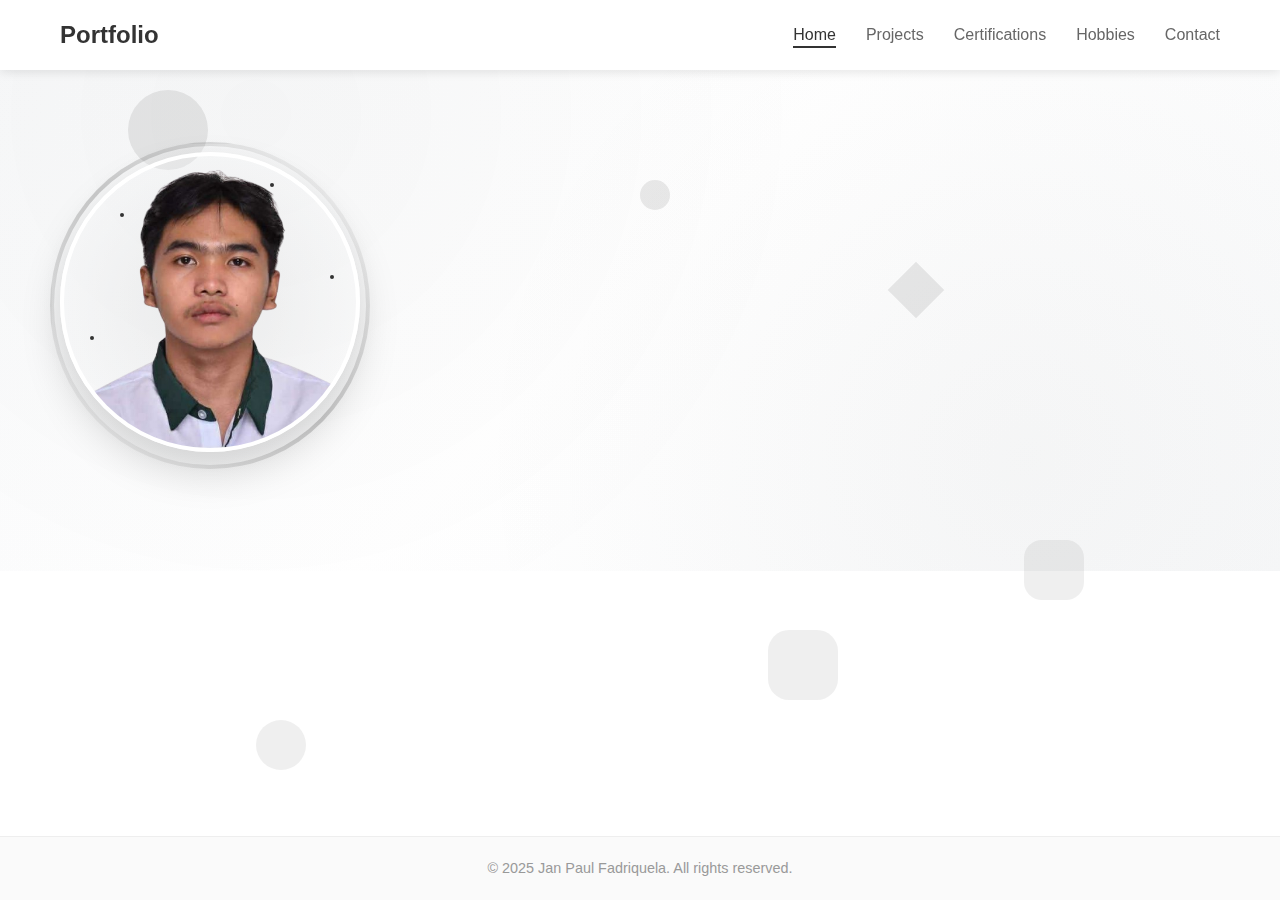
<file: index.html>
<!DOCTYPE html>
<html lang="en">
<head>
    <meta charset="UTF-8">
    <meta name="viewport" content="width=device-width, initial-scale=1.0">
    <title>Portfolio - Home</title>
    <link rel="stylesheet" href="assets/css/style.css">
</head>
<body>
    <header>
        <nav>
            <div class="nav-container">
                <div class="logo">
                    <a href="index.html">Portfolio</a>
                </div>
                <ul class="nav-menu">
                    <li><a href="./index.html" class="active">Home</a></li>
                    <li><a href="pages/page1/index.html">Projects</a></li>
                    <li><a href="pages/page2/index.html">Certifications</a></li>
                    <li><a href="pages/page3/index.html">Hobbies</a></li>
                    <li><a href="pages/page4/index.html">Contact</a></li>
                </ul>
            </div>
        </nav>
    </header>

    <main>
        <div class="bg-animation">
            <div class="floating-shapes">
                <div class="shape shape-1"></div>
                <div class="shape shape-2"></div>
                <div class="shape shape-3"></div>
                <div class="shape shape-4"></div>
                <div class="shape shape-5"></div>
                <div class="shape shape-6"></div>
            </div>
        </div>

        <section class="hero">
            <div class="hero-container">
                <div class="profile-section">
                    <div class="profile-image">
                        <div class="image-glow"></div>
                        <div class="rotating-border"></div>
                        <img src="assets/img/formal_picture.png" alt="Profile Picture" class="profile-img">
                        <div class="image-particles">
                            <div class="particle"></div>
                            <div class="particle"></div>
                            <div class="particle"></div>
                            <div class="particle"></div>
                            <div class="particle"></div>
                        </div>
                    </div>
                    <div class="profile-content">
                        <div class="name-wrapper">
                            <h1 class="fade-in glitch-text" data-text="Jan Paul Fadriquela">Jan Paul Fadriquela</h1>
                            <div class="name-underline"></div>
                        </div>
                        <h2 class="fade-in typewriter-title" style="animation-delay: 0.2s;">
                            <span class="highlight">BSITWMA</span> at FEU Institute of Technology
                        </h2>
                        <p class="bio fade-in" style="animation-delay: 0.4s;">
                            <span class="typed-text"></span>
                        </p>
                        <div class="skills-showcase fade-in" style="animation-delay: 0.5s;">
                            <div class="skill-tag">Full Stack</div>
                            <div class="skill-tag">Web Dev</div>
                            <div class="skill-tag">Mobile Dev</div>
                            <div class="skill-tag">Innovation</div>
                        </div>
                        <div class="cta-buttons fade-in" style="animation-delay: 0.6s;">
                            <a href="pages/page1/index.html" class="btn btn-primary">
                                <span class="btn-content">
                                    <span class="btn-text">View Projects</span>
                                    <span class="btn-icon">→</span>
                                </span>
                            </a>
                            <a href="pages/page4/index.html" class="btn btn-secondary">
                                <span class="btn-content">
                                    <span class="btn-text">Get In Touch</span>
                                    <span class="btn-icon">✉</span>
                                </span>
                            </a>
                            <a href="assets/files/WD_Resume.pdf" target="_blank" class="btn btn-cv">
                                <span class="btn-content">
                                    <span class="btn-text">Download CV</span>
                                    <span class="btn-icon">📄</span>
                                </span>
                            </a>
                        </div>
                    </div>
                </div>
            </div>
        </section>
    </main>

    <footer>
        <div class="footer-container">
            <p>&copy; 2025 Jan Paul Fadriquela. All rights reserved.</p>
        </div>
    </footer>

    <script src="assets/js/script.js"></script>
</body>
</html>
</file>
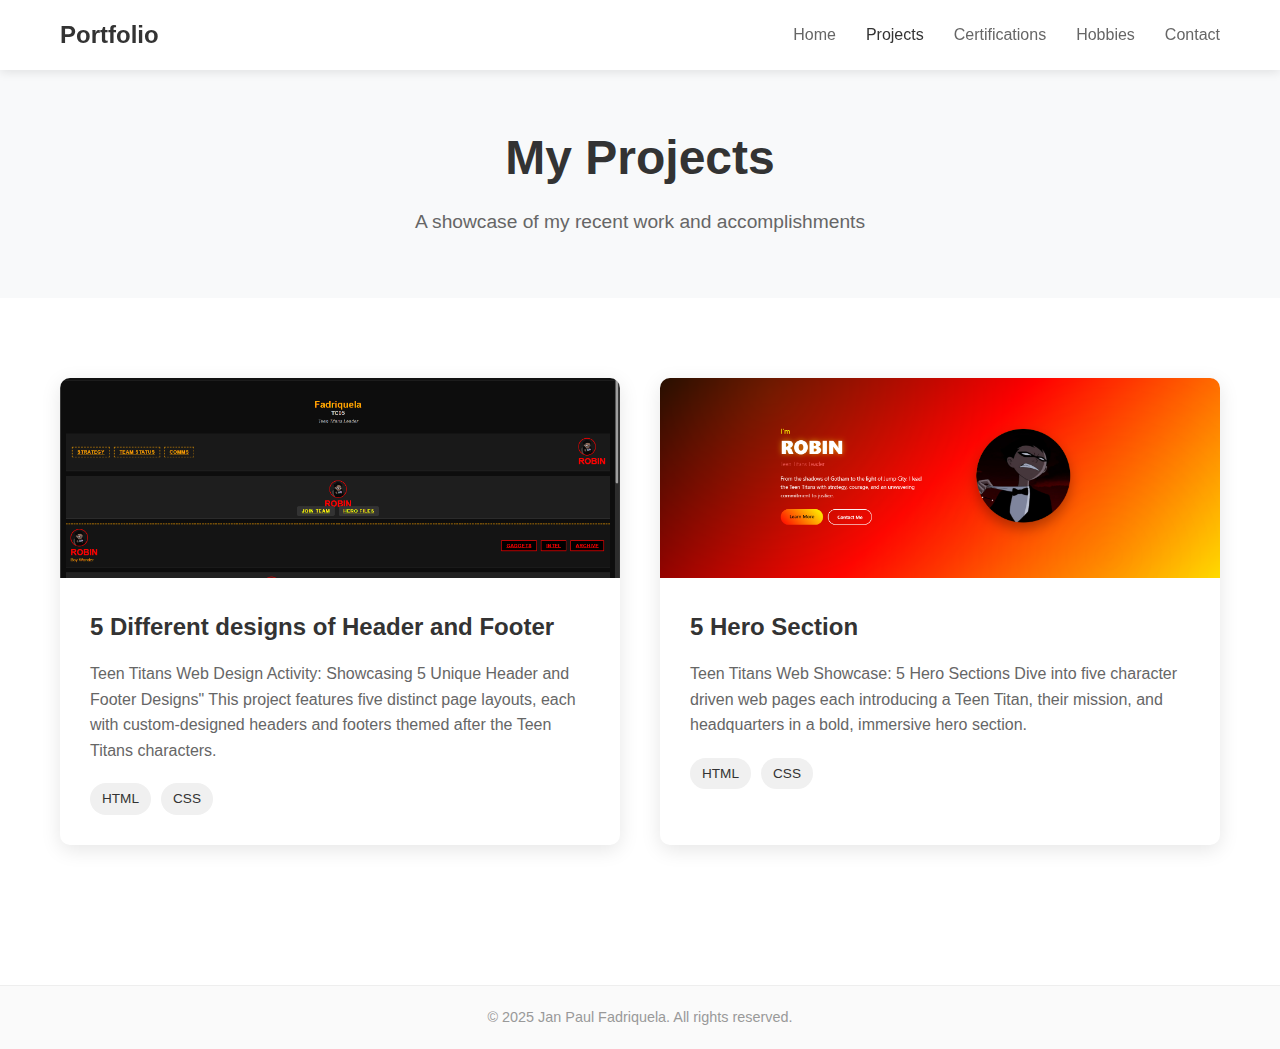
<file: pages/page1/index.html>
<!DOCTYPE html>
<html lang="en">
<head>
    <meta charset="UTF-8">
    <meta name="viewport" content="width=device-width, initial-scale=1.0">
    <title>Portfolio - Projects</title>
    <link rel="stylesheet" href="assets/css/style.css">
</head>
<body>
    <header>
        <nav>
            <div class="nav-container">
                <div class="logo">
                    <a href="index.html">Portfolio</a>
                </div>
                <ul class="nav-menu">
                    <li><a href="../../index.html">Home</a></li>
                    <li><a href="../page1/index.html" class="active">Projects</a></li>
                    <li><a href="../page2/index.html">Certifications</a></li>
                    <li><a href="../page3/index.html">Hobbies</a></li>
                    <li><a href="../page4/index.html">Contact</a></li>
                </ul>
            </div>
        </nav>
    </header>

    <main>
        <section class="projects-hero">
            <div class="container">
                <h1>My Projects</h1>
                <p>A showcase of my recent work and accomplishments</p>
            </div>
        </section>

        <section class="projects-grid">
            <div class="container">
                <div class="project-card">
                    <div class="project-image">
                        <a href="https://ghostdogxx.github.io/WD-Seatwork-1/" target="_blank">
                            <img src="img/SEATWORK1-SS.png" alt="Project 1">
                        </a>
                    </div>
                    <div class="project-content">
                        <h3>5 Different designs of Header and Footer</h3>
                        <p class="project-description">
                            Teen Titans Web Design Activity: Showcasing 5 Unique Header and Footer Designs"
                            This project features five distinct page layouts, each with custom-designed headers and footers themed after
                            the Teen Titans characters.
                        </p>
                        <div class="project-technologies">
                            <span class="tech-tag">HTML</span>
                            <span class="tech-tag">CSS</span>
                        </div>
                    </div>
                </div>

                <div class="project-card">
                    <div class="project-image">
                        <a href="https://ghostdogxx.github.io/WD-SEATWORK_2/" target="_blank">
                            <img src="img/SEATWORK2-SS.png" alt="Project 2">
                        </a>
                    </div>
                    <div class="project-content">
                        <h3>5 Hero Section</h3>
                        <p class="project-description">
                            Teen Titans Web Showcase: 5 Hero Sections 
                            Dive into five character driven web pages each introducing a Teen Titan, their mission, 
                            and headquarters in a bold, immersive hero section.
                        </p>
                        <div class="project-technologies">
                            <span class="tech-tag">HTML</span>
                            <span class="tech-tag">CSS</span>
                        </div>
                    </div>
                </div>
            </div>
        </section>
    </main>

    <footer>
        <div class="footer-container">
            <p>&copy; 2025 Jan Paul Fadriquela. All rights reserved.</p>
        </div>
    </footer>
</body>
</html>
</file>
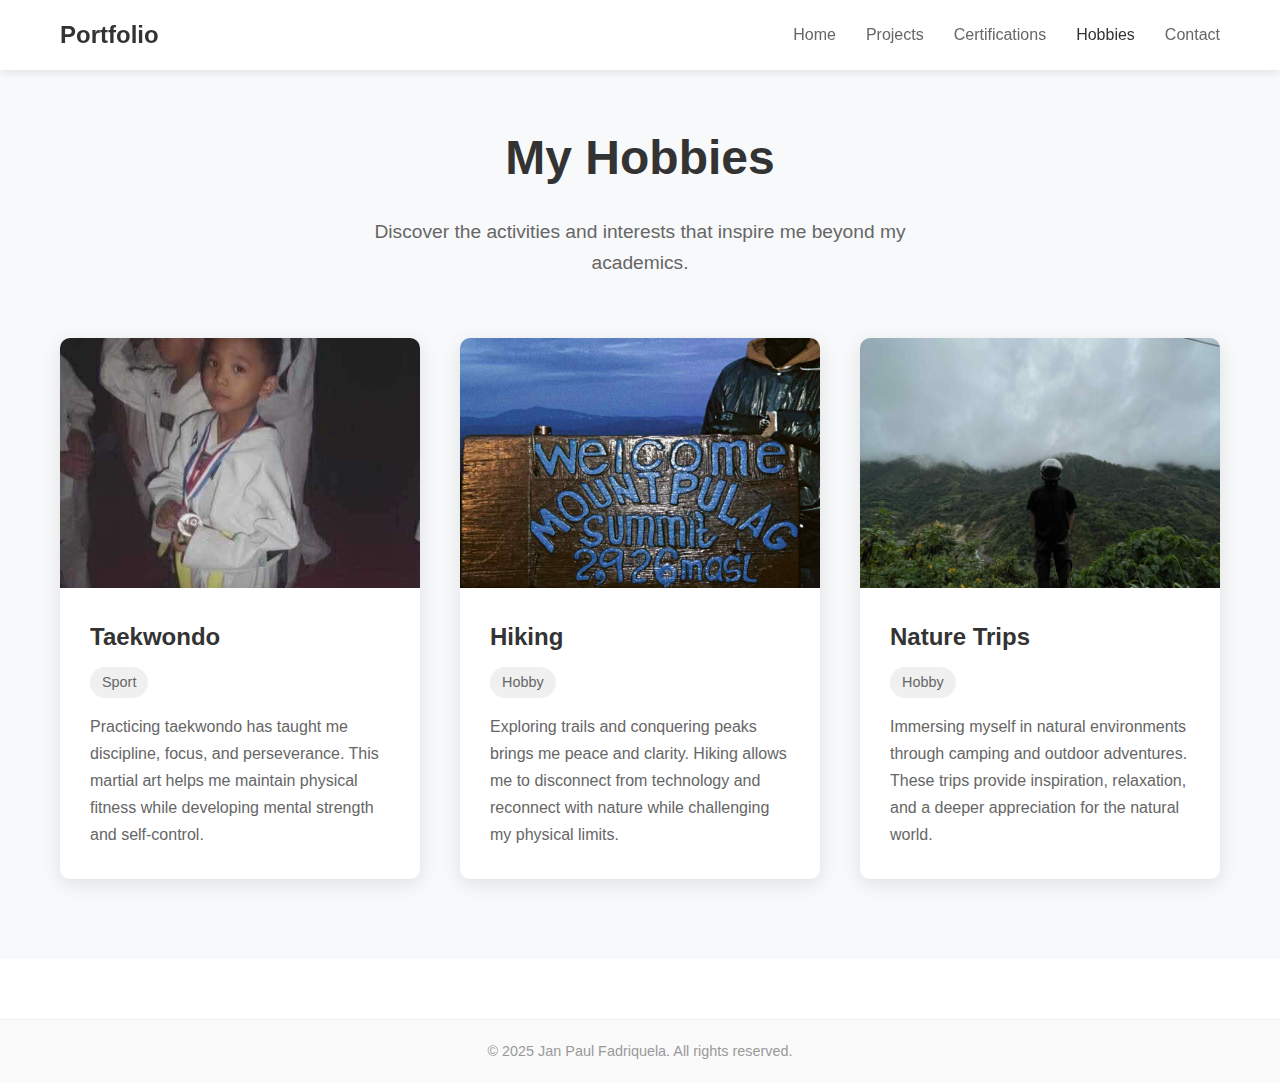
<file: pages/page3/index.html>
<!DOCTYPE html>
<html lang="en">
<head>
    <meta charset="UTF-8">
    <meta name="viewport" content="width=device-width, initial-scale=1.0">
    <title>Portfolio - Hobbies</title>
    <link rel="stylesheet" href="assets/css/style.css">
</head>
<body>
    <header>
        <nav>
            <div class="nav-container">
                <div class="logo">
                    <a href="index.html">Portfolio</a>
                </div>
                <ul class="nav-menu">
                    <li><a href="../../index.html">Home</a></li>
                    <li><a href="../page1/index.html">Projects</a></li>
                    <li><a href="../page2/index.html">Certifications</a></li>
                    <li><a href="../page3/index.html" class="active">Hobbies</a></li>
                    <li><a href="../page4/index.html">Contact</a></li>
                </ul>
            </div>
        </nav>
    </header>

    <main>
        <section class="hobbies-section">
            <div class="container">
                <h1>My Hobbies</h1>
                <p class="section-description">
                    Discover the activities and interests that inspire me beyond my academics.
                </p>

                <div class="hobbies-grid">
                    <div class="hobby-card">
                        <div class="hobby-image">
                            <img src="assets/img/sport_taekwondo.jpg" alt="Taekwondo Training">
                        </div>
                        <div class="hobby-content">
                            <h3>Taekwondo</h3>
                            <span class="hobby-category">Sport</span>
                            <p>
                                Practicing taekwondo has taught me discipline, focus, and perseverance. 
                                This martial art helps me maintain physical fitness while developing 
                                mental strength and self-control.
                            </p>
                        </div>
                    </div>

                    <div class="hobby-card">
                        <div class="hobby-image">
                            <img src="assets/img/hobby_hike.jpg" alt="Hiking Adventure">
                        </div>
                        <div class="hobby-content">
                            <h3>Hiking</h3>
                            <span class="hobby-category">Hobby</span>
                            <p>
                                Exploring trails and conquering peaks brings me peace and clarity. 
                                Hiking allows me to disconnect from technology and reconnect with 
                                nature while challenging my physical limits.
                            </p>
                        </div>
                    </div>

                    <div class="hobby-card">
                        <div class="hobby-image">
                            <img src="assets/img/hobby_nature_trip.jpg" alt="Nature Trip">
                        </div>
                        <div class="hobby-content">
                            <h3>Nature Trips</h3>
                            <span class="hobby-category">Hobby</span>
                            <p>
                                Immersing myself in natural environments through camping and outdoor 
                                adventures. These trips provide inspiration, relaxation, and a deeper 
                                appreciation for the natural world.
                            </p>
                        </div>
                    </div>
                </div>
            </div>
        </section>
    </main>

    <footer>
        <div class="footer-container">
            <p>&copy; 2025 Jan Paul Fadriquela. All rights reserved.</p>
        </div>
    </footer>
</body>
</html>
</file>
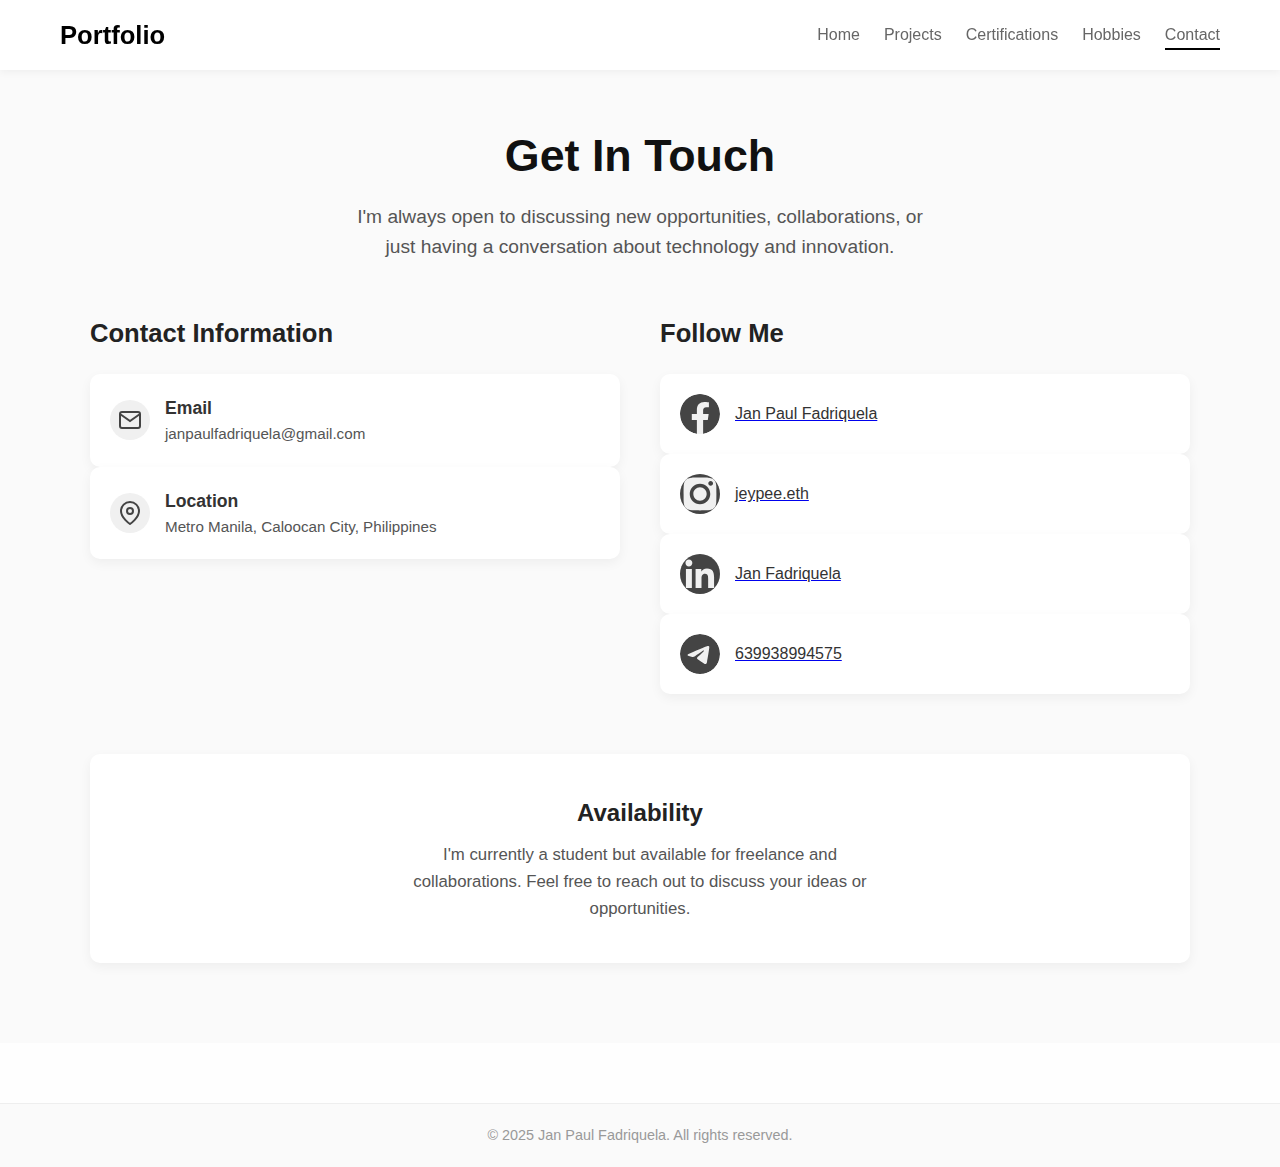
<file: pages/page4/index.html>
<!DOCTYPE html>
<html lang="en">
<head>
    <meta charset="UTF-8">
    <meta name="viewport" content="width=device-width, initial-scale=1.0">
    <title>Portfolio - Contact</title>
    <link rel="stylesheet" href="assets/css/style.css">
</head>
<body>
    <header>
        <nav>
            <div class="nav-container">
                <div class="logo">
                    <a href="index.html">Portfolio</a>
                </div>
                <ul class="nav-menu">
                    <li><a href="../../index.html">Home</a></li>
                    <li><a href="../page1/index.html">Projects</a></li>
                    <li><a href="../page2/index.html">Certifications</a></li>
                    <li><a href="../page3/index.html">Hobbies</a></li>
                    <li><a href="../page4/index.html" class="active">Contact</a></li>
                </ul>
            </div>
        </nav>
    </header>

    <main>
        <section class="contact-section">
            <div class="container">
                <h1>Get In Touch</h1>
                <p class="section-description">
                    I'm always open to discussing new opportunities, collaborations, or just having a conversation about technology and innovation.
                </p>

                <div class="contact-content">
                    <div class="contact-info">
                        <h2>Contact Information</h2>
                        
                        <div class="contact-item">
                            <div class="contact-icon">
                                <svg width="24" height="24" viewBox="0 0 24 24" fill="none" stroke="currentColor" stroke-width="2">
                                    <path d="M4 4h16c1.1 0 2 .9 2 2v12c0 1.1-.9 2-2 2H4c-1.1 0-2-.9-2-2V6c0-1.1.9-2 2-2z"/>
                                    <polyline points="22,6 12,13 2,6"/>
                                </svg>
                            </div>
                            <div class="contact-details">
                                <h3>Email</h3>
                                <p>janpaulfadriquela@gmail.com</p>
                            </div>
                        </div>

                        <div class="contact-item">
                            <div class="contact-icon">
                                <svg width="24" height="24" viewBox="0 0 24 24" fill="none" stroke="currentColor" stroke-width="2">
                                    <path d="M21 10c0 7-9 13-9 13s-9-6-9-13a9 9 0 0 1 18 0z"/>
                                    <circle cx="12" cy="10" r="3"/>
                                </svg>
                            </div>
                            <div class="contact-details">
                                <h3>Location</h3>
                                <p>Metro Manila, Caloocan City, Philippines</p>
                            </div>
                        </div>
                    </div>

                    <div class="social-media">
                        <h2>Follow Me</h2>
                        <div class="social-links">
                            <a href="https://www.facebook.com/janpaul.fadriquela" class="social-link facebook">
                                <svg width="24" height="24" viewBox="0 0 24 24" fill="currentColor">
                                    <path d="M24 12.073c0-6.627-5.373-12-12-12s-12 5.373-12 12c0 5.99 4.388 10.954 10.125 11.854v-8.385H7.078v-3.47h3.047V9.43c0-3.007 1.792-4.669 4.533-4.669 1.312 0 2.686.235 2.686.235v2.953H15.83c-1.491 0-1.956.925-1.956 1.874v2.25h3.328l-.532 3.47h-2.796v8.385C19.612 23.027 24 18.062 24 12.073z"/>
                                </svg>
                                <span>Jan Paul Fadriquela</span>
                            </a>

                            <a href="#" class="social-link instagram">
                                <svg width="24" height="24" viewBox="0 0 24 24" fill="currentColor">
                                    <path d="M12 2.163c3.204 0 3.584.012 4.85.07 3.252.148 4.771 1.691 4.919 4.919.058 1.265.069 1.645.069 4.849 0 3.205-.012 3.584-.069 4.849-.149 3.225-1.664 4.771-4.919 4.919-1.266.058-1.644.07-4.85.07-3.204 0-3.584-.012-4.849-.07-3.26-.149-4.771-1.699-4.919-4.92-.058-1.265-.07-1.644-.07-4.849 0-3.204.013-3.583.07-4.849.149-3.227 1.664-4.771 4.919-4.919 1.266-.057 1.645-.069 4.849-.069zm0-2.163c-3.259 0-3.667.014-4.947.072-4.358.2-6.78 2.618-6.98 6.98-.059 1.281-.073 1.689-.073 4.948 0 3.259.014 3.668.072 4.948.2 4.358 2.618 6.78 6.98 6.98 1.281.058 1.689.072 4.948.072 3.259 0 3.668-.014 4.948-.072 4.354-.2 6.782-2.618 6.979-6.98.059-1.28.073-1.689.073-4.948 0-3.259-.014-3.667-.072-4.947-.196-4.354-2.617-6.78-6.979-6.98-1.281-.059-1.69-.073-4.949-.073zm0 5.838c-3.403 0-6.162 2.759-6.162 6.162s2.759 6.163 6.162 6.163 6.162-2.759 6.162-6.163c0-3.403-2.759-6.162-6.162-6.162zm0 10.162c-2.209 0-4-1.79-4-4 0-2.209 1.791-4 4-4s4 1.791 4 4c0 2.21-1.791 4-4 4zm6.406-11.845c-.796 0-1.441.645-1.441 1.44s.645 1.44 1.441 1.44c.795 0 1.439-.645 1.439-1.44s-.644-1.44-1.439-1.44z"/>
                                </svg>
                                <span>jeypee.eth</span>
                            </a>

                            <a href="https://www.linkedin.com/in/jan-fadriquela-00605b270" target="_blank" class="social-link linkedin">
                                <svg width="24" height="24" viewBox="0 0 24 24" fill="currentColor">
                                    <path d="M20.447 20.452h-3.554v-5.569c0-1.328-.027-3.037-1.852-3.037-1.853 0-2.136 1.445-2.136 2.939v5.667H9.351V9h3.414v1.561h.046c.477-.9 1.637-1.85 3.37-1.85 3.601 0 4.267 2.37 4.267 5.455v6.286zM5.337 7.433c-1.144 0-2.063-.926-2.063-2.065 0-1.138.92-2.063 2.063-2.063 1.14 0 2.064.925 2.064 2.063 0 1.139-.925 2.065-2.064 2.065zm1.782 13.019H3.555V9h3.564v11.452zM22.225 0H1.771C.792 0 0 .774 0 1.729v20.542C0 23.227.792 24 1.771 24h20.451C23.2 24 24 23.227 24 22.271V1.729C24 .774 23.2 0 22.222 0h.003z"/>
                                </svg>
                                <span>Jan Fadriquela</span>
                            </a>

                            <a href="https://www.instagram.com/jeypee.eth" class="social-link instagram" target="_blank">
                                <svg width="24" height="24" viewBox="0 0 24 24" fill="currentColor">
                                    <path d="M11.944 0A12 12 0 0 0 0 12a12 12 0 0 0 12 12 12 12 0 0 0 12-12A12 12 0 0 0 12 0a12 12 0 0 0-.056 0zm4.962 7.224c.1-.002.321.023.465.14a.506.506 0 0 1 .171.325c.016.093.036.306.02.472-.18 1.898-.962 6.502-1.36 8.627-.168.9-.499 1.201-.82 1.23-.696.065-1.225-.46-1.9-.902-1.056-.693-1.653-1.124-2.678-1.8-1.185-.78-.417-1.21.258-1.91.177-.184 3.247-2.977 3.307-3.23.007-.032.014-.15-.056-.212s-.174-.041-.249-.024c-.106.024-1.793 1.14-5.061 3.345-.48.33-.913.49-1.302.48-.428-.008-1.252-.241-1.865-.44-.752-.245-1.349-.374-1.297-.789.027-.216.325-.437.893-.663 3.498-1.524 5.83-2.529 6.998-3.014 3.332-1.386 4.025-1.627 4.476-1.635z"/>
                                </svg>
                                <span>639938994575</span>
                            </a>
                        </div>
                    </div>
                </div>

                <div class="availability">
                    <h2>Availability</h2>
                    <p>I'm currently a student but available for freelance and collaborations. Feel free to reach out to discuss your ideas or opportunities.</p>
                </div>
            </div>
        </section>
    </main>

    <footer>
        <div class="footer-container">
            <p>&copy; 2025 Jan Paul Fadriquela. All rights reserved.</p>
        </div>
    </footer>
</body>
</html>
</file>
<file: assets/css/style.css>
* {
    margin: 0;
    padding: 0;
    box-sizing: border-box;
}

html, body {
    height: 100%;
}

body {
    font-family: 'Segoe UI', Tahoma, Geneva, Verdana, sans-serif;
    line-height: 1.6;
    color: #333;
    background-color: #ffffff;
    display: flex;
    flex-direction: column;
}

main {
    flex: 1;
}

header {
    background-color: #ffffff;
    box-shadow: 0 2px 10px rgba(0, 0, 0, 0.1);
    position: fixed;
    width: 100%;
    top: 0;
    z-index: 1000;
    transition: all 0.3s ease;
}

.nav-container {
    max-width: 1200px;
    margin: 0 auto;
    padding: 0 20px;
    display: flex;
    justify-content: space-between;
    align-items: center;
    height: 70px;
}

.logo a {
    font-size: 1.5rem;
    font-weight: 700;
    color: #333;
    text-decoration: none;
    transition: color 0.3s ease;
}

.logo a:hover {
    color: #555;
}

.nav-menu {
    display: flex;
    list-style: none;
    gap: 30px;
}

.nav-menu a {
    text-decoration: none;
    color: #666;
    font-weight: 500;
    transition: all 0.3s ease;
    position: relative;
    padding: 5px 0;
}

.nav-menu a::after {
    content: '';
    position: absolute;
    bottom: 0;
    left: 0;
    width: 0;
    height: 2px;
    background-color: #333;
    transition: width 0.3s ease;
}

.nav-menu a:hover::after,
.nav-menu a.active::after {
    width: 100%;
}

.nav-menu a:hover,
.nav-menu a.active {
    color: #333;
}

.hero {
    padding: 120px 0 80px;
    background: linear-gradient(135deg, #f8f9fa 0%, #ffffff 50%, #f8f9fa 100%);
    position: relative;
    overflow: hidden;
}

.hero::before {
    content: '';
    position: absolute;
    top: 0;
    left: 0;
    right: 0;
    bottom: 0;
    background: 
        radial-gradient(circle at 20% 20%, rgba(51, 51, 51, 0.03) 0%, transparent 50%),
        radial-gradient(circle at 80% 80%, rgba(51, 51, 51, 0.03) 0%, transparent 50%);
    pointer-events: none;
}

.bg-animation {
    position: absolute;
    top: 0;
    left: 0;
    width: 100%;
    height: 100%;
    overflow: hidden;
    z-index: 1;
}

.floating-shapes {
    position: absolute;
    width: 100%;
    height: 100%;
}

.shape {
    position: absolute;
    opacity: 0.1;
    animation: float-random 15s infinite ease-in-out;
}

.shape-1 {
    width: 80px;
    height: 80px;
    background: #333;
    border-radius: 50%;
    top: 10%;
    left: 10%;
    animation-delay: 0s;
}

.shape-2 {
    width: 60px;
    height: 60px;
    background: #666;
    border-radius: 30%;
    top: 60%;
    left: 80%;
    animation-delay: -5s;
}

.shape-3 {
    width: 40px;
    height: 40px;
    background: #333;
    transform: rotate(45deg);
    top: 30%;
    left: 70%;
    animation-delay: -10s;
}

.shape-4 {
    width: 50px;
    height: 50px;
    background: #666;
    border-radius: 50%;
    top: 80%;
    left: 20%;
    animation-delay: -7s;
}

.shape-5 {
    width: 30px;
    height: 30px;
    background: #333;
    border-radius: 50%;
    top: 20%;
    left: 50%;
    animation-delay: -3s;
}

.shape-6 {
    width: 70px;
    height: 70px;
    background: #666;
    border-radius: 30%;
    top: 70%;
    left: 60%;
    animation-delay: -8s;
}

@keyframes float-random {
    0%, 100% { transform: translate(0, 0) rotate(0deg); }
    25% { transform: translate(30px, -30px) rotate(90deg); }
    50% { transform: translate(-20px, 20px) rotate(180deg); }
    75% { transform: translate(40px, 10px) rotate(270deg); }
}

.hero-container {
    max-width: 1200px;
    margin: 0 auto;
    padding: 0 20px;
    position: relative;
    z-index: 2;
}

.profile-section {
    display: flex;
    align-items: center;
    gap: 60px;
}

.profile-image {
    flex-shrink: 0;
    position: relative;
}

.image-glow {
    position: absolute;
    top: -20px;
    left: -20px;
    right: -20px;
    bottom: -20px;
    background: radial-gradient(circle, rgba(51, 51, 51, 0.1) 0%, transparent 70%);
    border-radius: 50%;
    animation: pulse-glow 3s ease-in-out infinite;
}

.rotating-border {
    position: absolute;
    top: -10px;
    left: -10px;
    right: -10px;
    bottom: -10px;
    border: 2px solid transparent;
    border-radius: 50%;
    background: linear-gradient(45deg, #333, transparent, #666, transparent, #333);
    background-size: 200% 200%;
    animation: rotate-border 8s linear infinite;
    opacity: 0.3;
}

.rotating-border::before {
    content: '';
    position: absolute;
    top: 2px;
    left: 2px;
    right: 2px;
    bottom: 2px;
    background: #f8f9fa;
    border-radius: 50%;
}

@keyframes pulse-glow {
    0%, 100% { transform: scale(1); opacity: 0.5; }
    50% { transform: scale(1.05); opacity: 0.8; }
}

@keyframes rotate-border {
    0% { background-position: 0% 0%; }
    100% { background-position: 200% 200%; }
}

.profile-image img {
    width: 300px;
    height: 300px;
    border-radius: 50%;
    object-fit: cover;
    border: 4px solid #fff;
    box-shadow: 0 20px 40px rgba(0, 0, 0, 0.15);
    transition: all 0.4s cubic-bezier(0.175, 0.885, 0.32, 1.275);
    cursor: pointer;
    position: relative;
    z-index: 3;
}

.profile-image img:hover {
    transform: scale(1.05) rotate(5deg);
    box-shadow: 0 30px 60px rgba(0, 0, 0, 0.25);
}

.image-particles {
    position: absolute;
    top: 0;
    left: 0;
    right: 0;
    bottom: 0;
    pointer-events: none;
}

.particle {
    position: absolute;
    width: 4px;
    height: 4px;
    background: #333;
    border-radius: 50%;
    animation: float-particle 4s infinite ease-in-out;
}

.particle:nth-child(1) { top: 20%; left: 20%; animation-delay: 0s; }
.particle:nth-child(2) { top: 80%; left: 80%; animation-delay: -1s; }
.particle:nth-child(3) { top: 60%; left: 10%; animation-delay: -2s; }
.particle:nth-child(4) { top: 10%; left: 70%; animation-delay: -3s; }
.particle:nth-child(5) { top: 40%; left: 90%; animation-delay: -4s; }

@keyframes float-particle {
    0%, 100% { transform: translateY(0px); opacity: 0.3; }
    50% { transform: translateY(-20px); opacity: 1; }
}

.profile-content {
    flex: 1;
}

.name-wrapper {
    position: relative;
    margin-bottom: 10px;
}

.profile-content h1 {
    font-size: 3rem;
    font-weight: 700;
    color: #333;
    margin-bottom: 0;
    position: relative;
    display: inline-block;
}

.glitch-text {
    position: relative;
}

.glitch-text:hover::before,
.glitch-text:hover::after {
    content: attr(data-text);
    position: absolute;
    top: 0;
    left: 0;
    width: 100%;
    height: 100%;
    background: transparent;
}

.glitch-text:hover::before {
    animation: glitch-1 0.5s infinite;
    color: rgba(51, 51, 51, 0.8);
    z-index: -1;
}

.glitch-text:hover::after {
    animation: glitch-2 0.5s infinite;
    color: rgba(102, 102, 102, 0.8);
    z-index: -2;
}

@keyframes glitch-1 {
    0%, 100% { transform: translate(0); }
    20% { transform: translate(-2px, 2px); }
    40% { transform: translate(-2px, -2px); }
    60% { transform: translate(2px, 2px); }
    80% { transform: translate(2px, -2px); }
}

@keyframes glitch-2 {
    0%, 100% { transform: translate(0); }
    20% { transform: translate(2px, 2px); }
    40% { transform: translate(2px, -2px); }
    60% { transform: translate(-2px, 2px); }
    80% { transform: translate(-2px, -2px); }
}

.name-underline {
    height: 3px;
    background: linear-gradient(90deg, #333, #666, #333);
    border-radius: 2px;
    transform: scaleX(0);
    transform-origin: left;
    animation: expand-underline 1s ease-out 0.5s forwards;
}

@keyframes expand-underline {
    to { transform: scaleX(1); }
}

.profile-content h2 {
    font-size: 1.5rem;
    font-weight: 400;
    color: #666;
    margin-bottom: 20px;
    position: relative;
}

.highlight {
    background: linear-gradient(45deg, #333, #666);
    -webkit-background-clip: text;
    -webkit-text-fill-color: transparent;
    background-clip: text;
    font-weight: 600;
    position: relative;
}

.highlight::after {
    content: '';
    position: absolute;
    bottom: -2px;
    left: 0;
    width: 100%;
    height: 2px;
    background: linear-gradient(45deg, #333, #666);
    transform: scaleX(0);
    animation: highlight-expand 1s ease-out 1s forwards;
}

@keyframes highlight-expand {
    to { transform: scaleX(1); }
}

.bio {
    font-size: 1.1rem;
    color: #666;
    line-height: 1.8;
    margin-bottom: 30px;
    max-width: 600px;
    min-height: 3.6em;
    position: relative;
}

.bio::before {
    content: '';
    position: absolute;
    left: -20px;
    top: 0;
    bottom: 0;
    width: 4px;
    background: linear-gradient(to bottom, #333, #666);
    border-radius: 2px;
    transform: scaleY(0);
    animation: expand-border 1s ease-out 1.5s forwards;
}

@keyframes expand-border {
    to { transform: scaleY(1); }
}

.skills-showcase {
    display: flex;
    gap: 15px;
    margin-bottom: 30px;
    flex-wrap: wrap;
}

.skill-tag {
    padding: 8px 16px;
    background: rgba(51, 51, 51, 0.1);
    border: 1px solid rgba(51, 51, 51, 0.2);
    border-radius: 20px;
    font-size: 0.9rem;
    color: #333;
    font-weight: 500;
    transition: all 0.3s ease;
    cursor: pointer;
    position: relative;
    overflow: hidden;
}

.skill-tag::before {
    content: '';
    position: absolute;
    top: 0;
    left: -100%;
    width: 100%;
    height: 100%;
    background: linear-gradient(90deg, transparent, rgba(51, 51, 51, 0.1), transparent);
    transition: left 0.5s ease;
}

.skill-tag:hover::before {
    left: 100%;
}

.skill-tag:hover {
    background: rgba(51, 51, 51, 0.15);
    transform: translateY(-2px);
    box-shadow: 0 5px 15px rgba(0, 0, 0, 0.1);
}

.typed-text {
    display: inline-block;
}

.typing-cursor {
    display: inline-block;
    width: 2px;
    background-color: #333;
    animation: blink 1s infinite;
}

@keyframes blink {
    0%, 50% { opacity: 1; }
    51%, 100% { opacity: 0; }
}

.cta-buttons {
    display: flex;
    gap: 20px;
}

.btn {
    padding: 0;
    border-radius: 8px;
    text-decoration: none;
    font-weight: 500;
    transition: all 0.3s cubic-bezier(0.175, 0.885, 0.32, 1.275);
    border: 2px solid transparent;
    position: relative;
    overflow: hidden;
    background: transparent;
}

.btn-content {
    display: flex;
    align-items: center;
    gap: 10px;
    padding: 12px 24px;
    position: relative;
    z-index: 2;
}

.btn-icon {
    font-size: 1.2rem;
    transition: transform 0.3s ease;
}

.btn:hover .btn-icon {
    transform: translateX(5px);
}

.btn::before {
    content: '';
    position: absolute;
    top: 0;
    left: -100%;
    width: 100%;
    height: 100%;
    background: linear-gradient(90deg, transparent, rgba(255, 255, 255, 0.2), transparent);
    transition: left 0.6s ease;
    z-index: 1;
}

.btn:hover::before {
    left: 100%;
}

.btn-primary {
    background: linear-gradient(45deg, #333, #555);
    color: #fff;
    box-shadow: 0 5px 15px rgba(51, 51, 51, 0.3);
}

.btn-primary:hover {
    transform: translateY(-3px);
    box-shadow: 0 10px 25px rgba(51, 51, 51, 0.4);
    background: linear-gradient(45deg, #555, #333);
}

.btn-secondary {
    background: transparent;
    color: #333;
    border-color: #333;
    box-shadow: 0 5px 15px rgba(51, 51, 51, 0.1);
}

.btn-secondary:hover {
    background: linear-gradient(45deg, #333, #555);
    color: #fff;
    transform: translateY(-3px);
    box-shadow: 0 10px 25px rgba(51, 51, 51, 0.3);
}

.fade-in {
    opacity: 0;
    transform: translateY(20px);
    animation: fadeInUp 0.8s ease forwards;
}

@keyframes fadeInUp {
    to {
        opacity: 1;
        transform: translateY(0);
    }
}

.floating {
    animation: float 3s ease-in-out infinite;
}

@keyframes float {
    0%, 100% { transform: translateY(0px); }
    50% { transform: translateY(-10px); }
}

footer {
    background-color: #fafafa;
    padding: 20px 0;
    text-align: center;
    border-top: 1px solid #eee;
    margin-top: 60px;
}

.footer-container p {
    font-size: 0.9rem;
    color: #999;
}

@media (max-width: 768px) {
    .nav-menu {
        gap: 20px;
    }

    .nav-menu a {
        font-size: 0.9rem;
    }

    .profile-section {
        flex-direction: column;
        text-align: center;
        gap: 40px;
    }

    .profile-image img {
        width: 250px;
        height: 250px;
    }

    .profile-content h1 {
        font-size: 2.5rem;
    }

    .profile-content h2 {
        font-size: 1.3rem;
    }

    .bio {
        font-size: 1rem;
    }

    .cta-buttons {
        flex-direction: column;
        align-items: center;
    }

    .btn {
        width: 200px;
        text-align: center;
    }
}

@media (max-width: 480px) {
    .nav-container {
        padding: 0 15px;
    }

    .nav-menu {
        gap: 15px;
    }

    .nav-menu a {
        font-size: 0.8rem;
    }

    .hero {
        padding: 100px 0 60px;
    }

    .hero-container {
        padding: 0 15px;
    }

    .profile-image img {
        width: 200px;
        height: 200px;
    }

    .profile-content h1 {
        font-size: 2rem;
    }

    .profile-content h2 {
        font-size: 1.2rem;
    }

    .bio {
        font-size: 0.95rem;
    }
}
</file>
<file: pages/page1/assets/css/style.css>
* {
    margin: 0;
    padding: 0;
    box-sizing: border-box;
}

body {
    font-family: 'Segoe UI', Tahoma, Geneva, Verdana, sans-serif;
    line-height: 1.6;
    color: #333;
    background-color: #ffffff;
}

header {
    background-color: #ffffff;
    box-shadow: 0 2px 10px rgba(0, 0, 0, 0.1);
    position: fixed;
    width: 100%;
    top: 0;
    z-index: 1000;
}

.nav-container {
    max-width: 1200px;
    margin: 0 auto;
    padding: 0 20px;
    display: flex;
    justify-content: space-between;
    align-items: center;
    height: 70px;
}

.logo a {
    font-size: 1.5rem;
    font-weight: 700;
    color: #333;
    text-decoration: none;
}

.nav-menu {
    display: flex;
    list-style: none;
    gap: 30px;
}

.nav-menu a {
    text-decoration: none;
    color: #666;
    font-weight: 500;
    transition: color 0.3s ease;
}

.nav-menu a:hover,
.nav-menu a.active {
    color: #333;
}

.container {
    max-width: 1200px;
    margin: 0 auto;
    padding: 0 20px;
}

.projects-hero {
    padding: 120px 0 60px;
    background-color: #f8f9fa;
    text-align: center;
}

.projects-hero h1 {
    font-size: 3rem;
    font-weight: 700;
    color: #333;
    margin-bottom: 10px;
}

.projects-hero p {
    font-size: 1.2rem;
    color: #666;
    max-width: 600px;
    margin: 0 auto;
}

.projects-grid {
    padding: 80px 0;
}

.projects-grid .container {
    display: grid;
    grid-template-columns: repeat(auto-fit, minmax(350px, 1fr));
    gap: 40px;
}

.project-card {
    background-color: #fff;
    border-radius: 10px;
    box-shadow: 0 5px 20px rgba(0, 0, 0, 0.1);
    overflow: hidden;
    transition: transform 0.3s ease, box-shadow 0.3s ease;
}

.project-card:hover {
    transform: translateY(-5px);
    box-shadow: 0 10px 30px rgba(0, 0, 0, 0.15);
}

.project-image {
    width: 100%;
    height: 200px;
    overflow: hidden;
}

.project-image img {
    width: 100%;
    height: 100%;
    object-fit: cover;
    transition: transform 0.3s ease;
}

.project-card:hover .project-image img {
    transform: scale(1.05);
}

.project-content {
    padding: 30px;
}

.project-content h3 {
    font-size: 1.5rem;
    font-weight: 600;
    color: #333;
    margin-bottom: 15px;
}

.project-description {
    color: #666;
    line-height: 1.6;
    margin-bottom: 20px;
}

.project-technologies {
    display: flex;
    flex-wrap: wrap;
    gap: 10px;
}

.tech-tag {
    background-color: #f0f0f0;
    color: #333;
    padding: 5px 12px;
    border-radius: 20px;
    font-size: 0.85rem;
    font-weight: 500;
}

footer {
    background-color: #fafafa;
    padding: 20px 0;
    text-align: center;
    border-top: 1px solid #eee;
    margin-top: 60px;
}

.footer-container p {
    font-size: 0.9rem;
    color: #999;
}

@media (max-width: 768px) {
    .nav-menu {
        gap: 20px;
    }
    
    .nav-menu a {
        font-size: 0.9rem;
    }

    .projects-hero h1 {
        font-size: 2.5rem;
    }

    .projects-hero p {
        font-size: 1.1rem;
    }

    .projects-grid .container {
        grid-template-columns: 1fr;
        gap: 30px;
    }

    .project-content {
        padding: 25px;
    }

    .project-content h3 {
        font-size: 1.3rem;
    }
}

@media (max-width: 480px) {
    .nav-container {
        padding: 0 15px;
    }

    .nav-menu {
        gap: 15px;
    }

    .nav-menu a {
        font-size: 0.8rem;
    }

    .container {
        padding: 0 15px;
    }

    .projects-hero {
        padding: 100px 0 40px;
    }

    .projects-hero h1 {
        font-size: 2rem;
    }

    .projects-hero p {
        font-size: 1rem;
    }

    .projects-grid {
        padding: 60px 0;
    }

    .project-content {
        padding: 20px;
    }

    .project-content h3 {
        font-size: 1.2rem;
    }

    .project-description {
        font-size: 0.95rem;
    }
}
</file>
<file: pages/page3/assets/css/style.css>
* {
    margin: 0;
    padding: 0;
    box-sizing: border-box;
}

html, body {
    height: 100%;
}

body {
    font-family: 'Segoe UI', Tahoma, Geneva, Verdana, sans-serif;
    line-height: 1.6;
    color: #333;
    background-color: #ffffff;
    display: flex;
    flex-direction: column;
}

main {
    flex: 1;
}

header {
    background-color: #ffffff;
    box-shadow: 0 2px 10px rgba(0, 0, 0, 0.1);
    position: fixed;
    width: 100%;
    top: 0;
    z-index: 1000;
}

.nav-container {
    max-width: 1200px;
    margin: 0 auto;
    padding: 0 20px;
    display: flex;
    justify-content: space-between;
    align-items: center;
    height: 70px;
}

.logo a {
    font-size: 1.5rem;
    font-weight: 700;
    color: #333;
    text-decoration: none;
}

.nav-menu {
    display: flex;
    list-style: none;
    gap: 30px;
}

.nav-menu a {
    text-decoration: none;
    color: #666;
    font-weight: 500;
    transition: color 0.3s ease;
}

.nav-menu a:hover,
.nav-menu a.active {
    color: #333;
}

.hobbies-section {
    padding: 120px 0 80px;
    background-color: #f8f9fa;
}

.container {
    max-width: 1200px;
    margin: 0 auto;
    padding: 0 20px;
}

.hobbies-section h1 {
    font-size: 3rem;
    font-weight: 700;
    color: #333;
    text-align: center;
    margin-bottom: 20px;
}

.section-description {
    font-size: 1.2rem;
    color: #666;
    text-align: center;
    margin-bottom: 60px;
    max-width: 600px;
    margin-left: auto;
    margin-right: auto;
}

.hobbies-grid {
    display: grid;
    grid-template-columns: repeat(auto-fit, minmax(350px, 1fr));
    gap: 40px;
    margin-top: 60px;
}

.hobby-card {
    background-color: #ffffff;
    border-radius: 10px;
    overflow: hidden;
    box-shadow: 0 5px 20px rgba(0, 0, 0, 0.1);
    transition: transform 0.3s ease, box-shadow 0.3s ease;
}

.hobby-card:hover {
    transform: translateY(-5px);
    box-shadow: 0 10px 30px rgba(0, 0, 0, 0.15);
}

.hobby-image {
    width: 100%;
    height: 250px;
    overflow: hidden;
}

.hobby-image img {
    width: 100%;
    height: 100%;
    object-fit: cover;
    transition: transform 0.3s ease;
}

.hobby-card:hover .hobby-image img {
    transform: scale(1.05);
}

.hobby-content {
    padding: 30px;
}

.hobby-content h3 {
    font-size: 1.5rem;
    font-weight: 600;
    color: #333;
    margin-bottom: 10px;
}

.hobby-category {
    display: inline-block;
    background-color: #f0f0f0;
    color: #666;
    padding: 4px 12px;
    border-radius: 20px;
    font-size: 0.9rem;
    font-weight: 500;
    margin-bottom: 15px;
}

.hobby-content p {
    color: #666;
    line-height: 1.7;
    font-size: 1rem;
}

footer {
    background-color: #fafafa;
    padding: 20px 0;
    text-align: center;
    border-top: 1px solid #eee;
    margin-top: 60px;
}

.footer-container p {
    font-size: 0.9rem;
    color: #999;
}

@media (max-width: 768px) {
    .nav-menu {
        gap: 20px;
    }

    .nav-menu a {
        font-size: 0.9rem;
    }

    .hobbies-section {
        padding: 100px 0 60px;
    }

    .hobbies-section h1 {
        font-size: 2.5rem;
    }

    .section-description {
        font-size: 1.1rem;
        margin-bottom: 40px;
    }

    .hobbies-grid {
        grid-template-columns: 1fr;
        gap: 30px;
        margin-top: 40px;
    }

    .hobby-content {
        padding: 25px;
    }

    .hobby-content h3 {
        font-size: 1.3rem;
    }
}

@media (max-width: 480px) {
    .nav-container {
        padding: 0 15px;
    }

    .nav-menu {
        gap: 15px;
    }

    .nav-menu a {
        font-size: 0.8rem;
    }

    .container {
        padding: 0 15px;
    }

    .hobbies-section h1 {
        font-size: 2rem;
    }

    .section-description {
        font-size: 1rem;
    }

    .hobby-image {
        height: 200px;
    }

    .hobby-content {
        padding: 20px;
    }

    .hobby-content h3 {
        font-size: 1.2rem;
    }

    .hobby-content p {
        font-size: 0.95rem;
    }
}
</file>
<file: pages/page4/assets/css/style.css>
* {
    margin: 0;
    padding: 0;
    box-sizing: border-box;
}

html, body {
    height: 100%;
    scroll-behavior: smooth;
}

body {
    font-family: 'Segoe UI', Tahoma, Geneva, Verdana, sans-serif;
    line-height: 1.6;
    color: #222;
    background-color: #fefefe;
    display: flex;
    flex-direction: column;
}

main {
    flex: 1;
}

header {
    background: #fff;
    box-shadow: 0 2px 8px rgba(0, 0, 0, 0.05);
    position: fixed;
    top: 0;
    width: 100%;
    z-index: 100;
    transition: all 0.3s ease;
}

.nav-container {
    max-width: 1200px;
    margin: 0 auto;
    padding: 0 20px;
    display: flex;
    justify-content: space-between;
    align-items: center;
    height: 70px;
}

.logo a {
    font-size: 1.6rem;
    font-weight: bold;
    color: #000;
    text-decoration: none;
}

.nav-menu {
    display: flex;
    list-style: none;
    gap: 24px;
    transition: 0.3s ease;
}

.nav-menu a {
    text-decoration: none;
    color: #666;
    font-weight: 500;
    position: relative;
    padding: 5px 0;
}

.nav-menu a::after {
    content: "";
    position: absolute;
    left: 0;
    bottom: -2px;
    width: 0;
    height: 2px;
    background: #000;
    transition: width 0.3s;
}

.nav-menu a:hover::after,
.nav-menu a.active::after {
    width: 100%;
}

.contact-section {
    padding: 120px 20px 80px;
    background-color: #fafafa;
    animation: fadeIn 0.6s ease-in;
}

.container {
    max-width: 1100px;
    margin: 0 auto;
}

.contact-section h1 {
    font-size: 2.8rem;
    font-weight: 700;
    text-align: center;
    margin-bottom: 10px;
    color: #111;
}

.section-description {
    font-size: 1.2rem;
    text-align: center;
    max-width: 600px;
    margin: 0 auto 50px;
    color: #555;
}

.contact-content {
    display: grid;
    grid-template-columns: repeat(auto-fit, minmax(280px, 1fr));
    gap: 40px;
    margin-bottom: 60px;
}

.contact-info h2,
.social-media h2 {
    font-size: 1.6rem;
    font-weight: 600;
    margin-bottom: 20px;
    color: #222;
}

.contact-item,
.social-link {
    display: flex;
    align-items: center;
    gap: 15px;
    background: #fff;
    border-radius: 10px;
    padding: 20px;
    box-shadow: 0 4px 12px rgba(0,0,0,0.05);
    transition: transform 0.2s ease, box-shadow 0.2s ease;
}

.contact-item:hover,
.social-link:hover {
    transform: translateY(-3px);
    box-shadow: 0 8px 24px rgba(0,0,0,0.1);
}

.contact-icon,
.social-link svg {
    width: 40px;
    height: 40px;
    background: #f0f0f0;
    display: flex;
    justify-content: center;
    align-items: center;
    border-radius: 50%;
    color: #444;
}

.contact-details h3 {
    margin: 0;
    font-size: 1.1rem;
    font-weight: 600;
    color: #333;
}

.contact-details p,
.contact-details a {
    color: #555;
    font-size: 0.95rem;
    text-decoration: none;
    transition: color 0.3s;
}

.contact-details a:hover {
    color: #111;
}

.social-link span {
    color: #333;
    font-weight: 500;
}

.availability {
    text-align: center;
    background: #fff;
    padding: 40px;
    border-radius: 10px;
    box-shadow: 0 4px 12px rgba(0, 0, 0, 0.05);
}

.availability h2 {
    font-size: 1.5rem;
    margin-bottom: 10px;
    color: #222;
}

.availability p {
    color: #555;
    font-size: 1.05rem;
    max-width: 500px;
    margin: 0 auto;
}

footer {
    background-color: #fafafa;
    padding: 20px 0;
    text-align: center;
    border-top: 1px solid #eee;
    margin-top: 60px;
}

.footer-container p {
    font-size: 0.9rem;
    color: #999;
}

@keyframes fadeIn {
    from { opacity: 0; transform: translateY(10px); }
    to { opacity: 1; transform: translateY(0); }
}


@media (max-width: 768px) {
    .nav-menu {
        gap: 15px;
        font-size: 0.95rem;
    }

    .contact-section h1 {
        font-size: 2.2rem;
    }

    .section-description {
        font-size: 1rem;
    }

    .availability {
        padding: 30px;
    }
}

@media (max-width: 480px) {
    .nav-container {
        flex-direction: column;
        height: auto;
        padding: 10px 15px;
    }

    .nav-menu {
        flex-direction: column;
        align-items: center;
        gap: 10px;
    }

    .contact-section h1 {
        font-size: 2rem;
    }

    .contact-item,
    .social-link {
        flex-direction: column;
        align-items: center;
        text-align: center;
    }

    .contact-icon {
        margin-bottom: 10px;
    }

    .availability h2 {
        font-size: 1.2rem;
    }

    .availability p {
        font-size: 0.95rem;
    }
}
</file>
